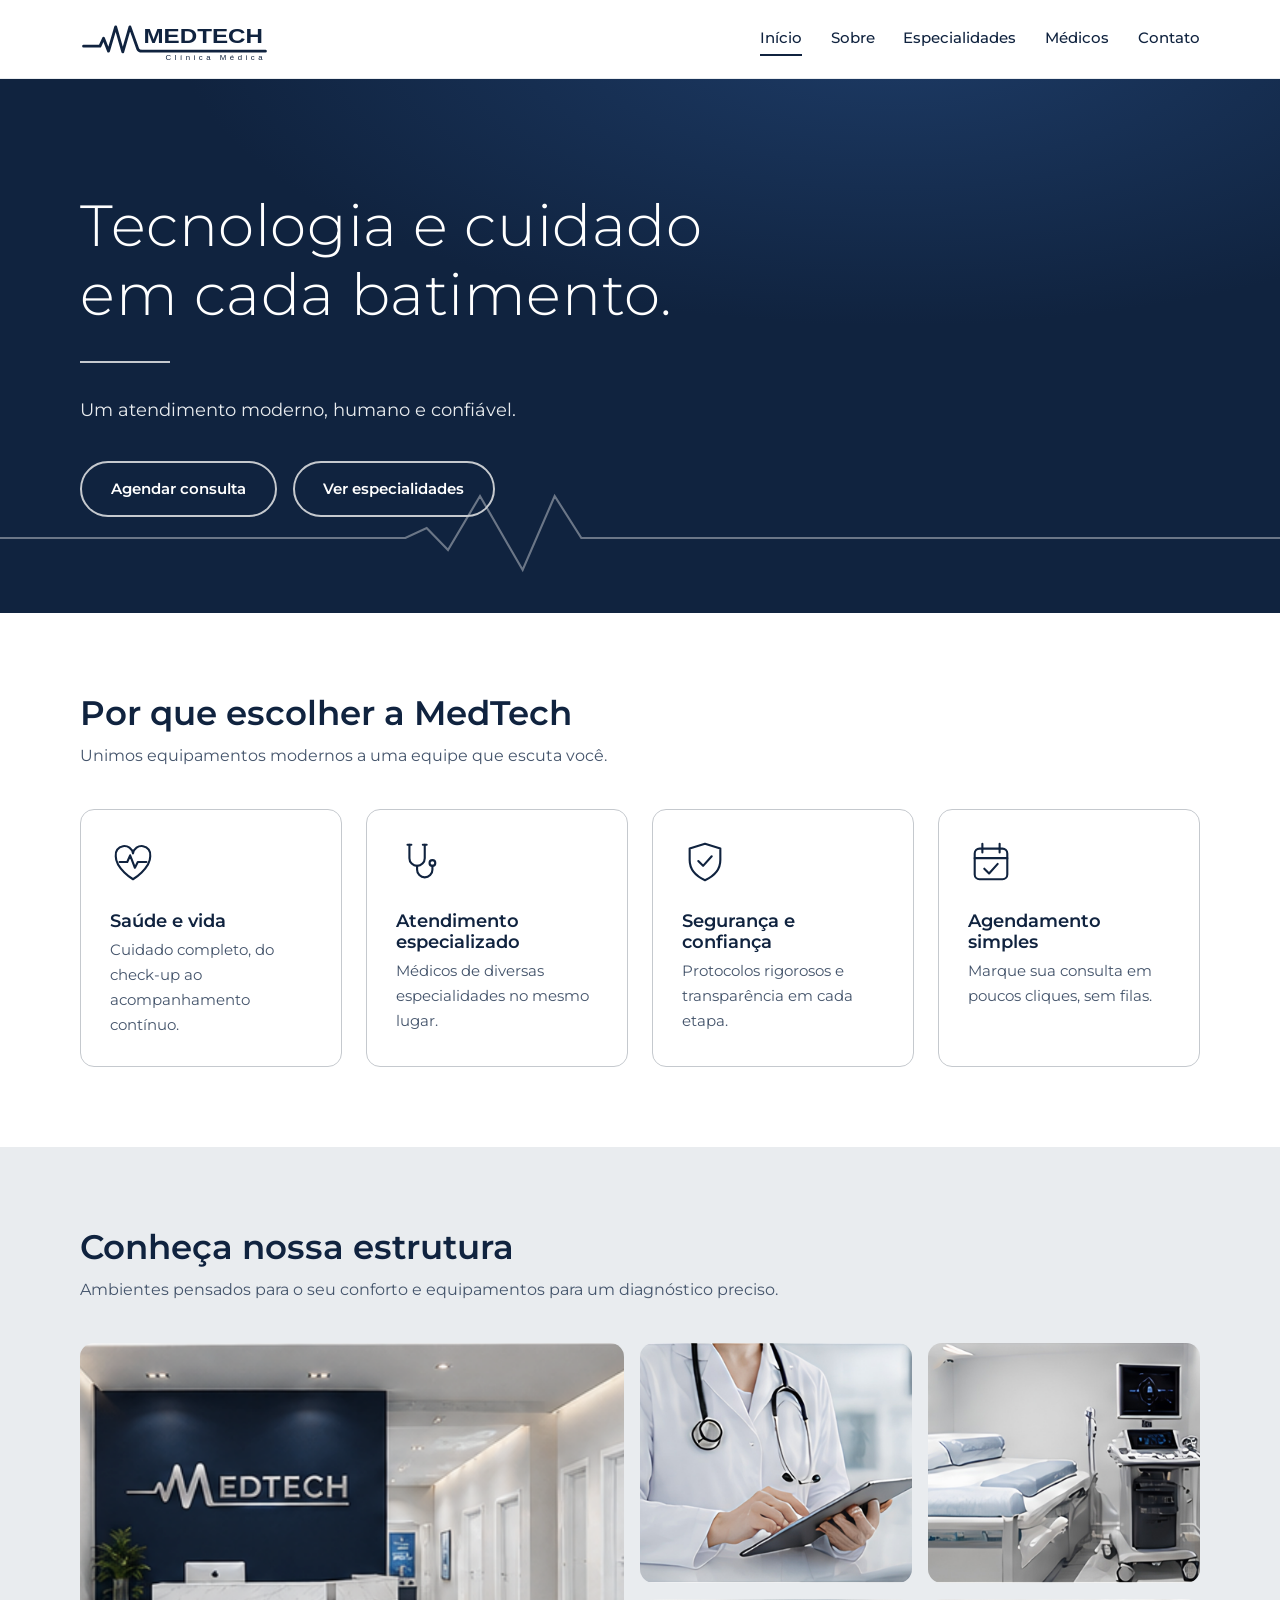
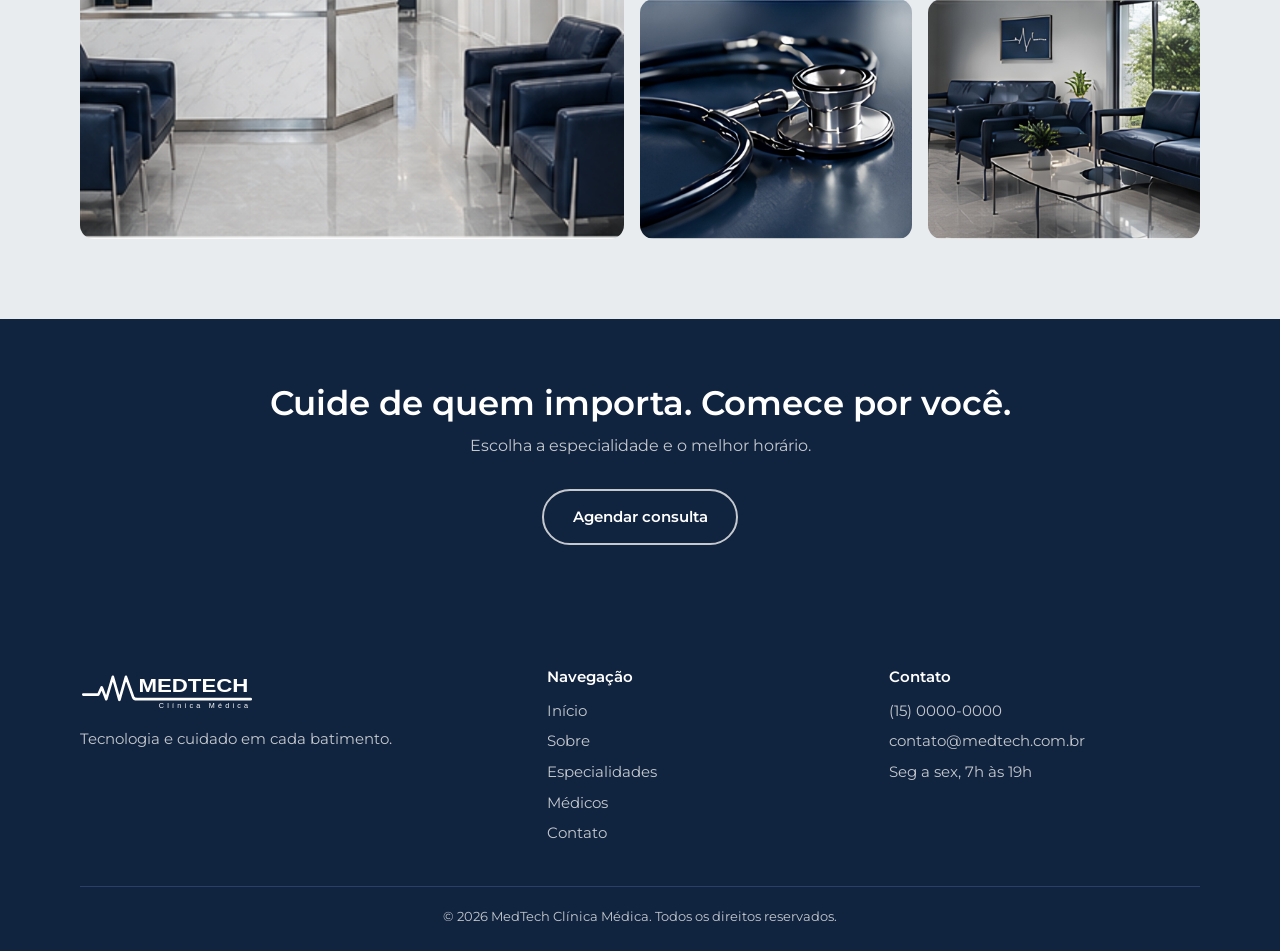
<file: index.html>
<!DOCTYPE html>
<html lang="pt-BR">
<head>
<meta charset="UTF-8">
<meta name="viewport" content="width=device-width, initial-scale=1">
<title>Início | MedTech Clínica Médica</title>
<meta name="description" content="Atendimento médico moderno, humano e confiável. Agende sua consulta na MedTech.">
<meta name="theme-color" content="#10233F">
<link rel="icon" href="static/img/logo.svg" type="image/svg+xml">
<link rel="preconnect" href="https://fonts.googleapis.com">
<link rel="preconnect" href="https://fonts.gstatic.com" crossorigin>
<link href="https://fonts.googleapis.com/css2?family=Montserrat:wght@300;400;500;600;700&display=swap" rel="stylesheet">
<link rel="stylesheet" href="static/css/style.css">
</head>
<body data-root="">
<header id="site-header"></header>
<main>
<section class="hero">
  <svg class="pulso" viewBox="0 0 1200 90" preserveAspectRatio="none" aria-hidden="true"><path d="M0 50H380L400 40L420 62L450 8L490 82L520 8L545 50H1200"/></svg>
  <div class="container">
    <h1>Tecnologia e cuidado<br>em cada batimento.</h1>
    <div class="linha"></div>
    <p>Um atendimento moderno, humano e confiável.</p>
    <div class="acoes">
      <a class="btn claro" href="templates/contato.html">Agendar consulta</a>
      <a class="btn claro" href="templates/especialidades.html">Ver especialidades</a>
    </div>
  </div>
</section>

<section class="secao">
  <div class="container">
    <div class="intro"><h2>Por que escolher a MedTech</h2><p>Unimos equipamentos modernos a uma equipe que escuta você.</p></div>
    <div class="grade">
      <article class="card" data-icone="heart"><h3>Saúde e vida</h3><p>Cuidado completo, do check-up ao acompanhamento contínuo.</p></article>
      <article class="card" data-icone="stetho"><h3>Atendimento especializado</h3><p>Médicos de diversas especialidades no mesmo lugar.</p></article>
      <article class="card" data-icone="shield"><h3>Segurança e confiança</h3><p>Protocolos rigorosos e transparência em cada etapa.</p></article>
      <article class="card" data-icone="calendar"><h3>Agendamento simples</h3><p>Marque sua consulta em poucos cliques, sem filas.</p></article>
    </div>
  </div>
</section>

<section class="secao cinza">
  <div class="container">
    <div class="intro"><h2>Conheça nossa estrutura</h2><p>Ambientes pensados para o seu conforto e equipamentos para um diagnóstico preciso.</p></div>
    <div class="galeria">
      <figure><img src="static/img/recepção.png" alt="Recepção da MedTech com balcão de mármore e poltronas azuis" loading="lazy"></figure>
      <figure><img src="static/img/médica.png" alt="Médica usando tablet durante atendimento" loading="lazy"></figure>
      <figure><img src="static/img/salaexame.png" alt="Sala de exames com aparelho de ultrassom" loading="lazy"></figure>
      <figure><img src="static/img/estetoscopio.png" alt="Estetoscópio sobre superfície azul-marinho" loading="lazy"></figure>
      <figure><img src="static/img/salaespera.png" alt="Sala de espera com sofás e poltronas" loading="lazy"></figure>
    </div>
  </div>
</section>

<section class="faixa">
  <div class="container">
    <h2>Cuide de quem importa. Comece por você.</h2>
    <p>Escolha a especialidade e o melhor horário.</p>
    <a class="btn claro" href="templates/contato.html">Agendar consulta</a>
  </div>
</section>
</main>
<footer id="site-footer"></footer>
<script src="static/js/main.js"></script>
</body>
</html>
</file>
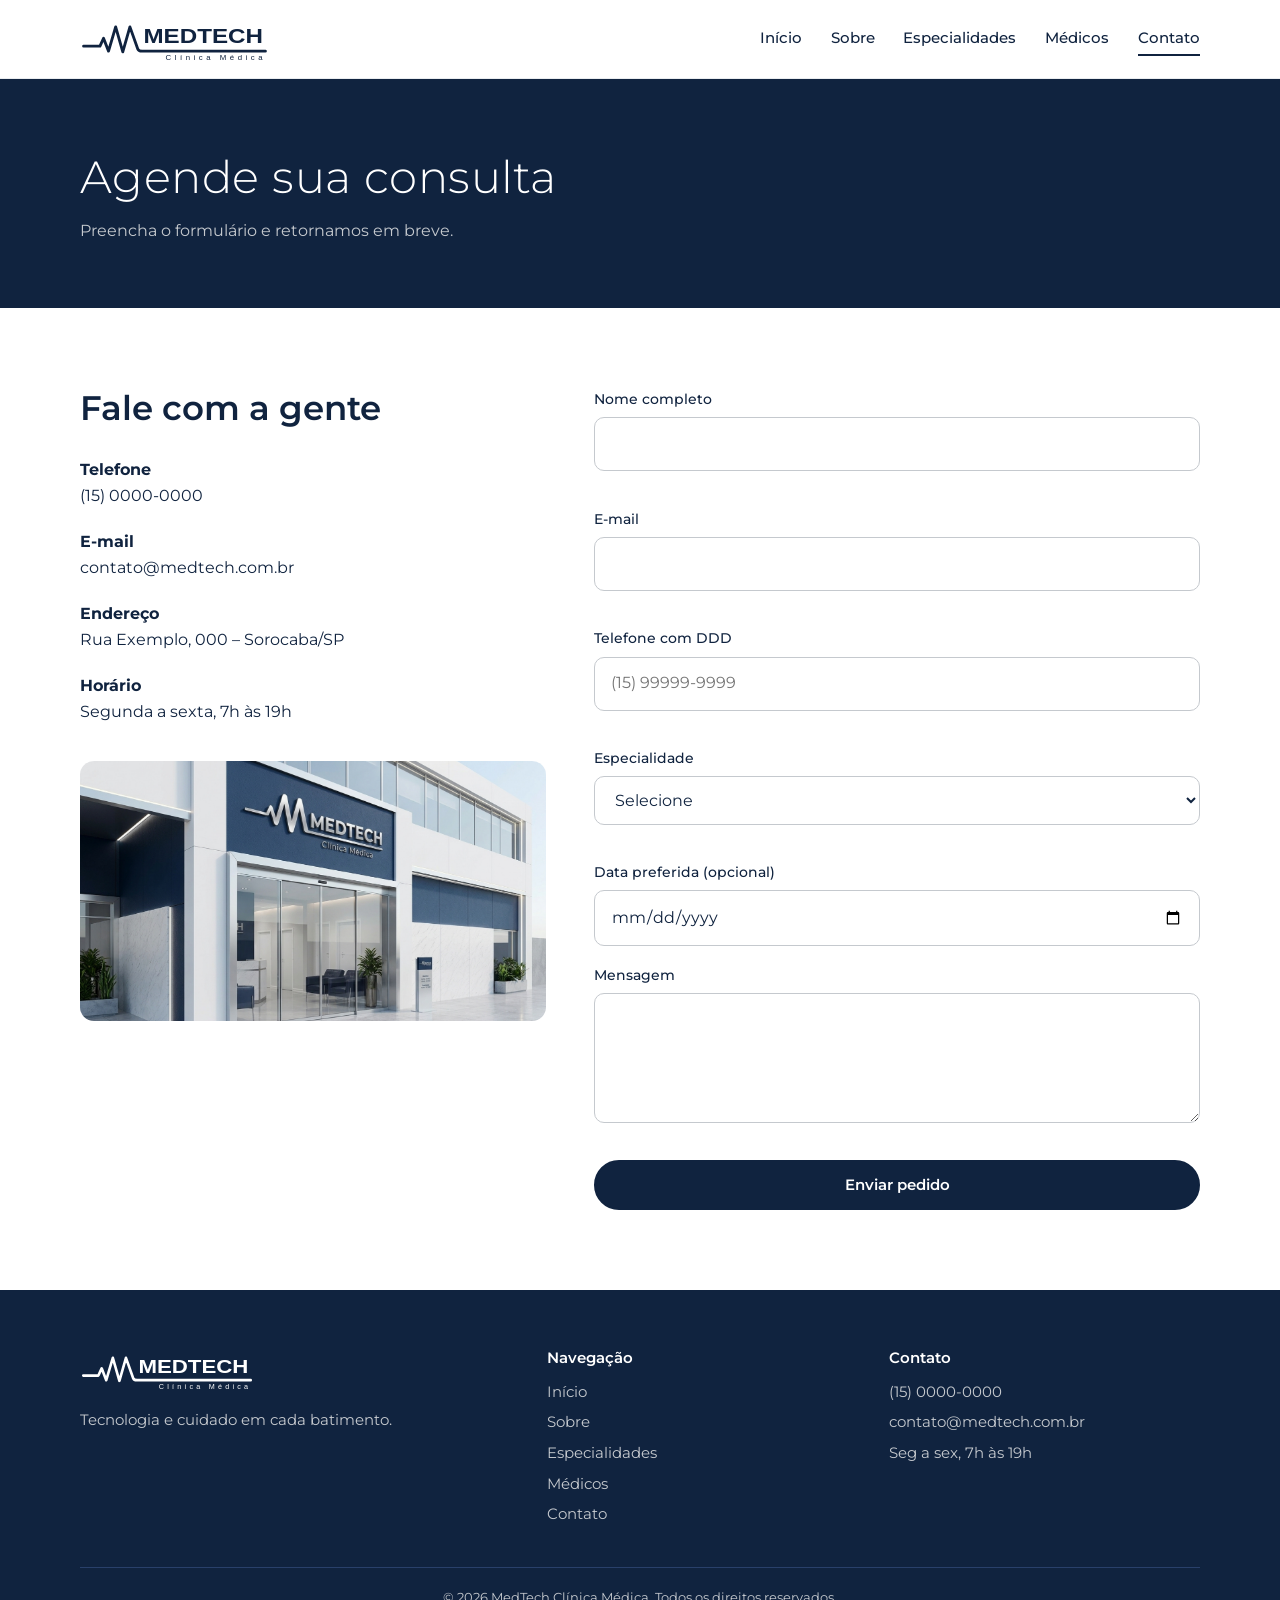
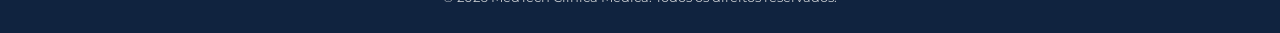
<file: templates/contato.html>
<!DOCTYPE html>
<html lang="pt-BR">
<head>
<meta charset="UTF-8">
<meta name="viewport" content="width=device-width, initial-scale=1">
<title>Contato | MedTech Clínica Médica</title>
<meta name="description" content="Agende sua consulta ou fale com a MedTech Clínica Médica.">
<meta name="theme-color" content="#10233F">
<link rel="icon" href="../static/img/logo.svg" type="image/svg+xml">
<link rel="preconnect" href="https://fonts.googleapis.com">
<link rel="preconnect" href="https://fonts.gstatic.com" crossorigin>
<link href="https://fonts.googleapis.com/css2?family=Montserrat:wght@300;400;500;600;700&display=swap" rel="stylesheet">
<link rel="stylesheet" href="../static/css/style.css">
</head>
<body data-root="../">
<header id="site-header"></header>
<main>
<section class="page-hero"><div class="container"><h1>Agende sua consulta</h1><p>Preencha o formulário e retornamos em breve.</p></div></section>
<section class="secao">
  <div class="container contato-grid">
    <div class="info">
      <h2>Fale com a gente</h2>
      <p><strong>Telefone</strong>(15) 0000-0000</p>
      <p><strong>E-mail</strong>contato@medtech.com.br</p>
      <p><strong>Endereço</strong>Rua Exemplo, 000 – Sorocaba/SP</p>
      <p><strong>Horário</strong>Segunda a sexta, 7h às 19h</p>
      <img class="foto" src="../static/img/fachada.png" alt="Sala de espera da MedTech" loading="lazy" style="margin-top:1rem;max-height:260px">
    </div>
    <div>
      <div id="retorno" class="retorno" role="status" aria-live="polite"></div>
      <form id="form-agendamento" novalidate>
        <div class="campo"><label for="nome">Nome completo</label><input id="nome" name="nome" autocomplete="name" required><span class="erro"></span></div>
        <div class="campo"><label for="email">E-mail</label><input id="email" name="email" type="email" autocomplete="email" required><span class="erro"></span></div>
        <div class="campo"><label for="telefone">Telefone com DDD</label><input id="telefone" name="telefone" type="tel" inputmode="numeric" autocomplete="tel" placeholder="(15) 99999-9999" required><span class="erro"></span></div>
        <div class="campo"><label for="especialidade">Especialidade</label>
          <select id="especialidade" name="especialidade" required>
            <option value="">Selecione</option><option>Cardiologia</option><option>Clínica geral</option><option>Dermatologia</option><option>Pediatria</option><option>Ginecologia</option><option>Ortopedia</option>
          </select><span class="erro"></span></div>
        <div class="campo"><label for="data">Data preferida (opcional)</label><input id="data" name="data" type="date"></div>
        <div class="campo"><label for="mensagem">Mensagem</label><textarea id="mensagem" name="mensagem" required></textarea><span class="erro"></span></div>
        <button class="btn" type="submit">Enviar pedido</button>
      </form>
    </div>
  </div>
</section>
</main>
<footer id="site-footer"></footer>
<script src="../static/js/main.js"></script>
<script src="../static/js/formulario.js"></script>
</body>
</html>
</file>
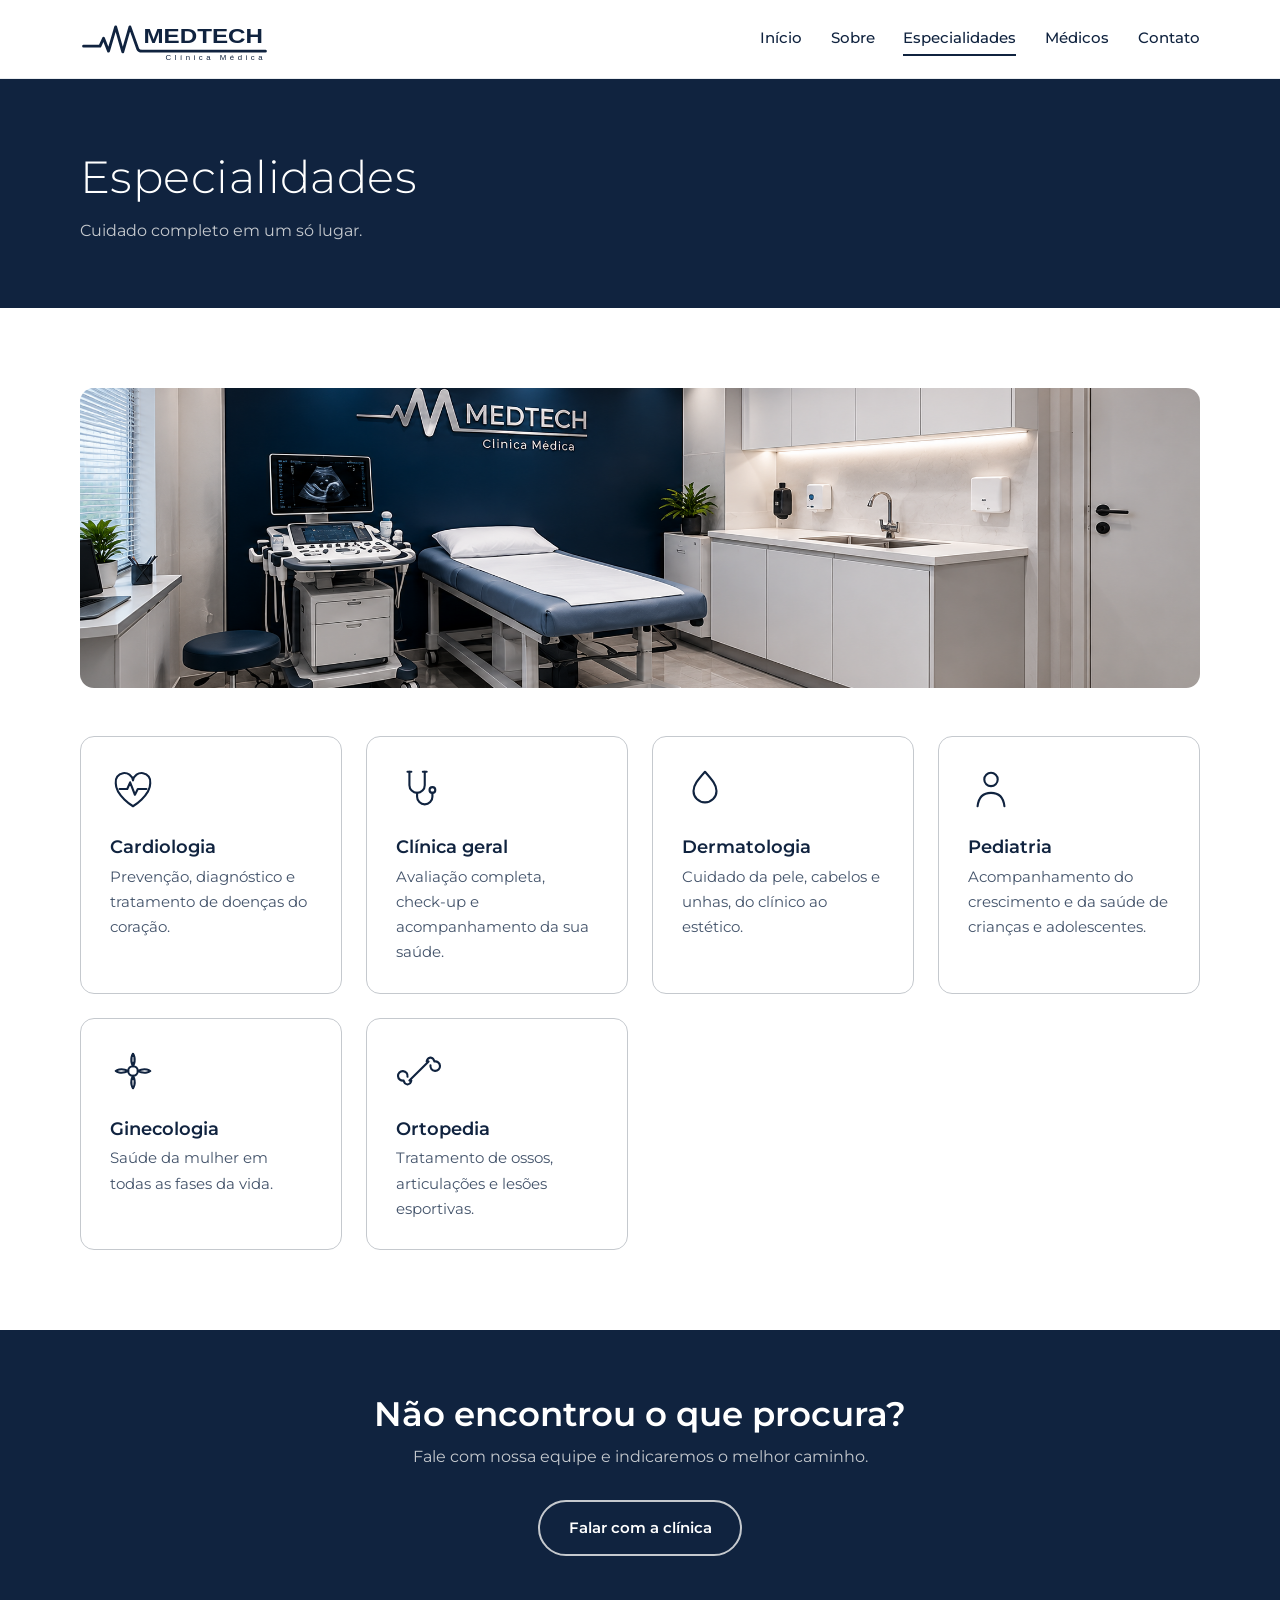
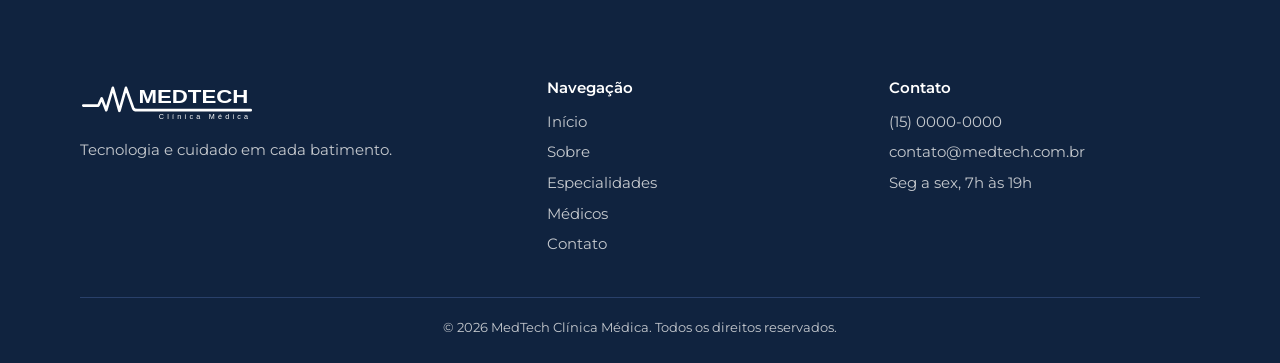
<file: templates/especialidades.html>
<!DOCTYPE html>
<html lang="pt-BR">
<head>
<meta charset="UTF-8">
<meta name="viewport" content="width=device-width, initial-scale=1">
<title>Especialidades | MedTech Clínica Médica</title>
<meta name="description" content="Conheça as especialidades médicas disponíveis na MedTech Clínica Médica.">
<meta name="theme-color" content="#10233F">
<link rel="icon" href="../static/img/logo.svg" type="image/svg+xml">
<link rel="preconnect" href="https://fonts.googleapis.com">
<link rel="preconnect" href="https://fonts.gstatic.com" crossorigin>
<link href="https://fonts.googleapis.com/css2?family=Montserrat:wght@300;400;500;600;700&display=swap" rel="stylesheet">
<link rel="stylesheet" href="../static/css/style.css">
</head>
<body data-root="../">
<header id="site-header"></header>
<main>
<section class="page-hero"><div class="container"><h1>Especialidades</h1><p>Cuidado completo em um só lugar.</p></div></section>
<section class="secao">
  <div class="container">
    <img class="foto banner-foto" src="../static/img/ultrassomsala.png" alt="Sala de exames com aparelho de ultrassom" loading="lazy">
    <div class="grade">
      <article class="card" data-icone="heart"><h3>Cardiologia</h3><p>Prevenção, diagnóstico e tratamento de doenças do coração.</p></article>
      <article class="card" data-icone="stetho"><h3>Clínica geral</h3><p>Avaliação completa, check-up e acompanhamento da sua saúde.</p></article>
      <article class="card" data-icone="skin"><h3>Dermatologia</h3><p>Cuidado da pele, cabelos e unhas, do clínico ao estético.</p></article>
      <article class="card" data-icone="child"><h3>Pediatria</h3><p>Acompanhamento do crescimento e da saúde de crianças e adolescentes.</p></article>
      <article class="card" data-icone="flower"><h3>Ginecologia</h3><p>Saúde da mulher em todas as fases da vida.</p></article>
      <article class="card" data-icone="bone"><h3>Ortopedia</h3><p>Tratamento de ossos, articulações e lesões esportivas.</p></article>
    </div>
  </div>
</section>
<section class="faixa"><div class="container"><h2>Não encontrou o que procura?</h2><p>Fale com nossa equipe e indicaremos o melhor caminho.</p><a class="btn claro" href="contato.html">Falar com a clínica</a></div></section>
</main>
<footer id="site-footer"></footer>
<script src="../static/js/main.js"></script>
</body>
</html>
</file>
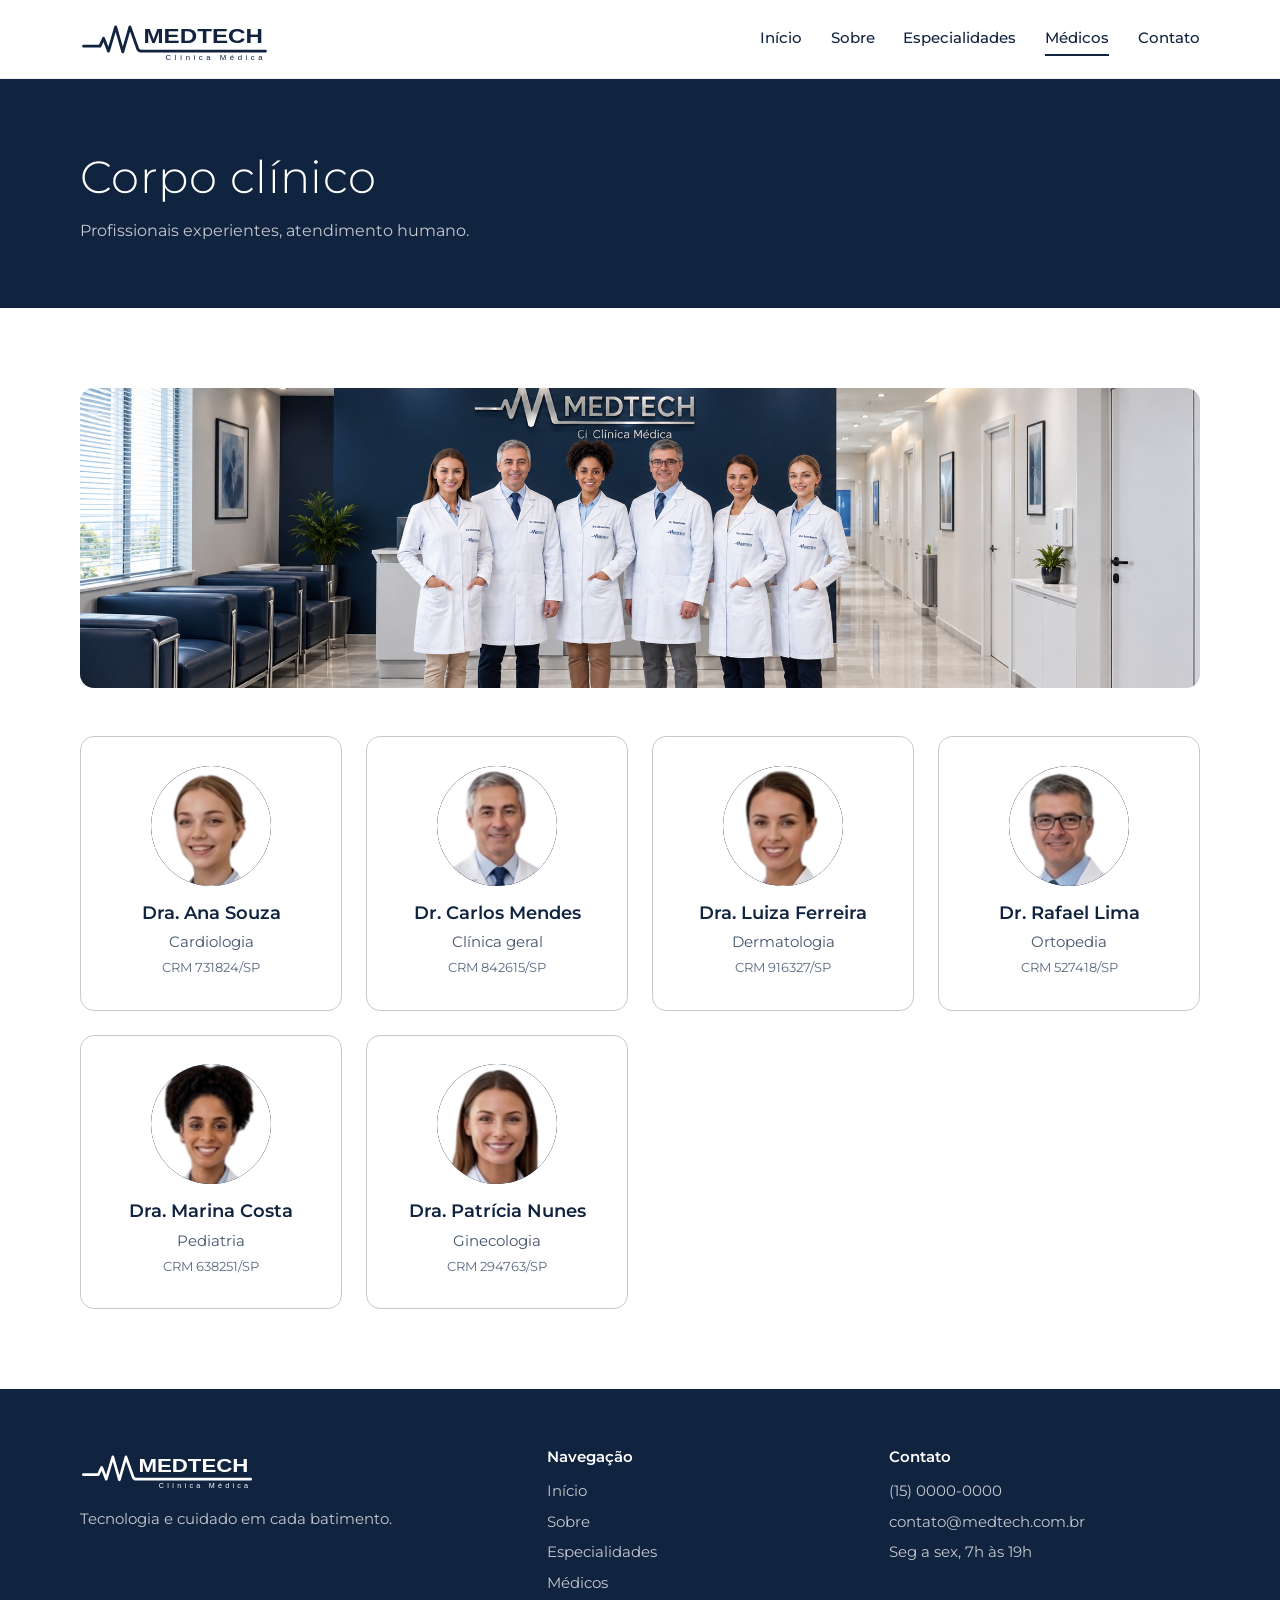
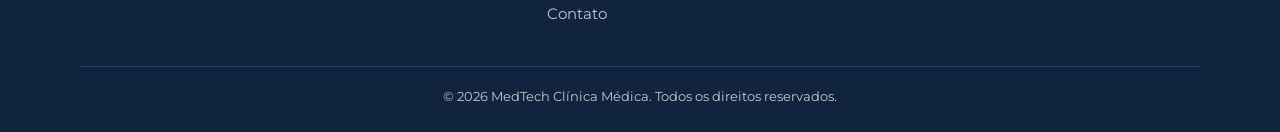
<file: templates/medicos.html>
<!DOCTYPE html>
<html lang="pt-BR">
<head>
<meta charset="UTF-8">
<meta name="viewport" content="width=device-width, initial-scale=1">
<title>Médicos | MedTech Clínica Médica</title>
<meta name="description" content="Conheça o corpo clínico da MedTech Clínica Médica.">
<meta name="theme-color" content="#10233F">
<link rel="icon" href="../static/img/logo.svg" type="image/svg+xml">
<link rel="preconnect" href="https://fonts.googleapis.com">
<link rel="preconnect" href="https://fonts.gstatic.com" crossorigin>
<link href="https://fonts.googleapis.com/css2?family=Montserrat:wght@300;400;500;600;700&display=swap" rel="stylesheet">
<link rel="stylesheet" href="../static/css/style.css">
</head>
<body data-root="../">
<header id="site-header"></header>
<main>
<section class="page-hero"><div class="container"><h1>Corpo clínico</h1><p>Profissionais experientes, atendimento humano.</p></div></section>
<section class="secao">
  <div class="container">
    <img class="foto banner-foto" src="../static/img/equipemedico.png" alt="Médica da MedTech usando tablet" loading="lazy" style="object-position:center 30%">
    <div class="grade">

      <article class="card medico">
        <div class="avatar">AS<img src="../static/img/draana.png" alt="Dra. Ana Souza" onerror="this.remove()"></div>
        <h3>Dra. Ana Souza</h3><p>Cardiologia</p><span class="crm">CRM 731824/SP</span>
      </article>

      <article class="card medico">
        <div class="avatar">CM<img src="../static/img/carlos.png" alt="Dr. Carlos Mendes" onerror="this.remove()"></div>
        <h3>Dr. Carlos Mendes</h3><p>Clínica geral</p><span class="crm">CRM 842615/SP</span>
      </article>

      <article class="card medico">
        <div class="avatar">LF<img src="../static/img/draluizaa.png" alt="Dra. Luiza Ferreira" onerror="this.remove()"></div>
        <h3>Dra. Luiza Ferreira</h3><p>Dermatologia</p><span class="crm">CRM 916327/SP</span>
      </article>

      <article class="card medico">
        <div class="avatar">RL<img src="../static/img/drrafael.png" alt="Dr. Rafael Lima" onerror="this.remove()"></div>
        <h3>Dr. Rafael Lima</h3><p>Ortopedia</p><span class="crm">CRM 527418/SP</span>
      </article>

      <article class="card medico">
        <div class="avatar">MC<img src="../static/img/dramarina.png" alt="Dra. Marina Costa" onerror="this.remove()"></div>
        <h3>Dra. Marina Costa</h3><p>Pediatria</p><span class="crm">CRM 638251/SP</span>
      </article>

      <article class="card medico">
        <div class="avatar">PN<img src="../static/img/drapatricia.png" alt="Dra. Patricia Nunes" onerror="this.remove()"></div>
        <h3>Dra. Patrícia Nunes</h3><p>Ginecologia</p><span class="crm">CRM 294763/SP</span>
      </article>

    </div>
  </div>
</section>
</main>
<footer id="site-footer"></footer>
<script src="../static/js/main.js"></script>
</body>
</html>
</file>
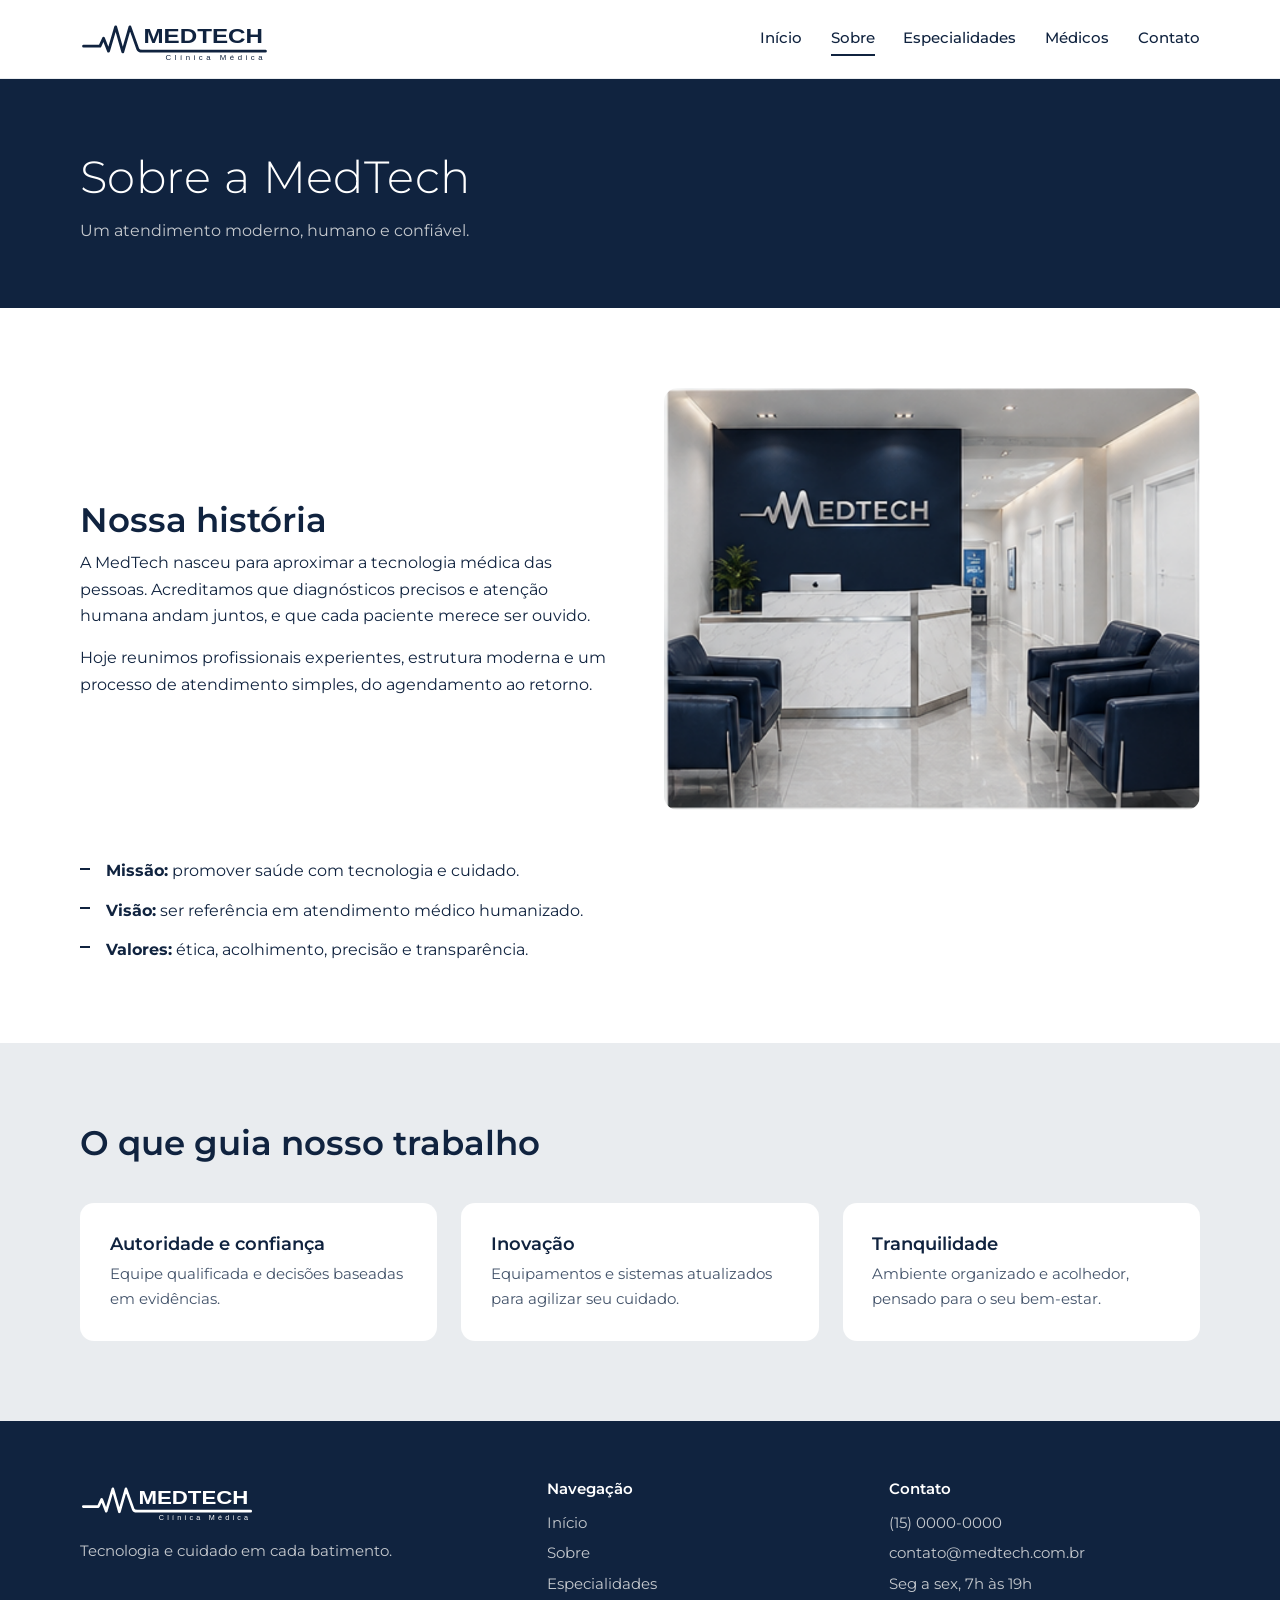
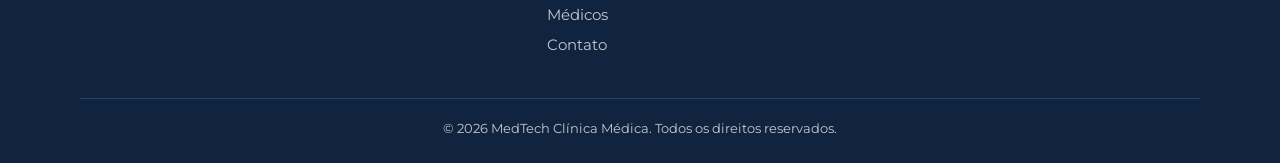
<file: templates/sobre.html>
<!DOCTYPE html>
<html lang="pt-BR">
<head>
<meta charset="UTF-8">
<meta name="viewport" content="width=device-width, initial-scale=1">
<title>Sobre | MedTech Clínica Médica</title>
<meta name="description" content="Conheça a história, a missão e os valores da MedTech Clínica Médica.">
<meta name="theme-color" content="#10233F">
<link rel="icon" href="../static/img/logo.svg" type="image/svg+xml">
<link rel="preconnect" href="https://fonts.googleapis.com">
<link rel="preconnect" href="https://fonts.gstatic.com" crossorigin>
<link href="https://fonts.googleapis.com/css2?family=Montserrat:wght@300;400;500;600;700&display=swap" rel="stylesheet">
<link rel="stylesheet" href="../static/css/style.css">
</head>
<body data-root="../">
<header id="site-header"></header>
<main>
<section class="page-hero"><div class="container"><h1>Sobre a MedTech</h1><p>Um atendimento moderno, humano e confiável.</p></div></section>
<section class="secao">
  <div class="container duas">
    <div>
      <h2>Nossa história</h2>
      <p>A MedTech nasceu para aproximar a tecnologia médica das pessoas. Acreditamos que diagnósticos precisos e atenção humana andam juntos, e que cada paciente merece ser ouvido.</p>
      <p style="margin-top:1rem">Hoje reunimos profissionais experientes, estrutura moderna e um processo de atendimento simples, do agendamento ao retorno.</p>
    </div>
    <img class="foto imagem-lateral" src="../static/img/recepção.png" alt="Recepção da MedTech" loading="lazy">
  </div>
  <div class="container" style="margin-top:3rem">
    <ul class="lista">
      <li><strong>Missão:</strong> promover saúde com tecnologia e cuidado.</li>
      <li><strong>Visão:</strong> ser referência em atendimento médico humanizado.</li>
      <li><strong>Valores:</strong> ética, acolhimento, precisão e transparência.</li>
    </ul>
  </div>
</section>
<section class="secao cinza">
  <div class="container">
    <div class="intro"><h2>O que guia nosso trabalho</h2></div>
    <div class="grade">
      <article class="card"><h3>Autoridade e confiança</h3><p>Equipe qualificada e decisões baseadas em evidências.</p></article>
      <article class="card"><h3>Inovação</h3><p>Equipamentos e sistemas atualizados para agilizar seu cuidado.</p></article>
      <article class="card"><h3>Tranquilidade</h3><p>Ambiente organizado e acolhedor, pensado para o seu bem-estar.</p></article>
    </div>
  </div>
</section>
</main>
<footer id="site-footer"></footer>
<script src="../static/js/main.js"></script>
</body>
</html>
</file>
<file: static/css/style.css>
:root{--navy:#10233F;--silver:#C5C9CE;--grey:#E9ECEF;--white:#FFFFFF;--navy-2:#18325a;--maxw:1120px}
*{box-sizing:border-box;margin:0;padding:0}
html{scroll-behavior:smooth}
body{font-family:'Montserrat',system-ui,sans-serif;color:var(--navy);background:var(--white);line-height:1.65;font-size:16px}
img{max-width:100%;display:block}
a{color:inherit}
:focus-visible{outline:3px solid var(--silver);outline-offset:3px}
.container{width:min(var(--maxw),92%);margin-inline:auto}
h1,h2,h3{line-height:1.2;font-weight:600}
h1{font-size:clamp(2rem,5vw,3.6rem);font-weight:300;letter-spacing:.01em}
h2{font-size:clamp(1.5rem,3vw,2.1rem);margin-bottom:.6rem}
h3{font-size:1.1rem;margin-bottom:.4rem}
p{max-width:68ch}

/* Cabeçalho */
.site-header{position:sticky;top:0;z-index:20;background:rgba(255,255,255,.96);backdrop-filter:blur(8px);border-bottom:1px solid var(--grey)}
.site-header .container{display:flex;align-items:center;justify-content:space-between;height:78px}
.site-header .logo img{height:50px;width:auto}
.nav{display:flex;gap:1.8rem;list-style:none}
.nav a{text-decoration:none;font-size:.92rem;font-weight:500;padding:.4rem 0;border-bottom:2px solid transparent;transition:border-color .2s}
.nav a:hover,.nav a.ativo{border-color:var(--navy)}
.menu-btn{display:none;background:none;border:1px solid var(--silver);border-radius:8px;padding:.5rem .7rem;font-size:1.1rem;color:var(--navy);cursor:pointer}

/* Botões */
.btn{display:inline-block;background:var(--navy);color:var(--white);padding:.85rem 1.8rem;border-radius:999px;font-weight:600;font-size:.95rem;text-decoration:none;border:2px solid var(--navy);cursor:pointer;font-family:inherit;transition:background .2s,color .2s}
.btn:hover{background:var(--navy-2)}
.btn.claro{background:transparent;color:var(--white);border-color:var(--silver)}
.btn.claro:hover{background:var(--white);color:var(--navy)}

/* Hero */
.hero{background:radial-gradient(1200px 500px at 70% -10%,#1d3b66 0,var(--navy) 60%);color:var(--white);padding:7rem 0 6rem;position:relative;overflow:hidden}
.hero .pulso{position:absolute;left:0;right:0;bottom:2.2rem;width:100%;height:90px;opacity:.5}
.hero .pulso path{fill:none;stroke:var(--silver);stroke-width:2;stroke-linecap:round;stroke-dasharray:1800;stroke-dashoffset:1800;animation:tracar 3.2s ease-out .3s forwards}
@keyframes tracar{to{stroke-dashoffset:0}}
.hero .linha{width:90px;height:2px;background:var(--silver);margin:2rem 0}
.hero p{color:var(--grey);font-size:1.15rem;margin-bottom:2.2rem}
.hero .acoes{display:flex;gap:1rem;flex-wrap:wrap;position:relative;z-index:1}
.hero .container{position:relative;z-index:1}
.page-hero{background:var(--navy);color:var(--white);padding:4.5rem 0 4rem}
.page-hero h1{font-size:clamp(1.8rem,4vw,2.8rem)}
.page-hero p{color:var(--silver);margin-top:.8rem}

/* Seções */
.secao{padding:5rem 0}
.secao.cinza{background:var(--grey)}
.secao .intro{margin-bottom:2.5rem}
.secao .intro p{color:#44546b}
.grade{display:grid;gap:1.5rem;grid-template-columns:repeat(auto-fit,minmax(230px,1fr))}
.card{background:var(--white);border:1px solid var(--silver);border-radius:14px;padding:1.8rem}
.cinza .card{border-color:transparent}
.card .icone{width:46px;height:46px;margin-bottom:1rem;stroke:var(--navy)}
.card p{font-size:.95rem;color:#44546b}
.faixa{background:var(--navy);color:var(--white);text-align:center;padding:4rem 0}
.faixa p{margin:.6rem auto 1.8rem;color:var(--silver)}
.duas{display:grid;gap:3rem;grid-template-columns:repeat(auto-fit,minmax(280px,1fr));align-items:center}
.lista{list-style:none;display:grid;gap:.8rem}
.lista li{padding-left:1.6rem;position:relative}
.lista li::before{content:"";position:absolute;left:0;top:.6em;width:10px;height:2px;background:var(--navy)}

/* Médicos */
.medico{text-align:center}
.avatar{width:120px;height:120px;border-radius:50%;margin:0 auto 1rem;background:var(--navy);color:var(--white);display:grid;place-items:center;font-size:1.8rem;font-weight:300;letter-spacing:.05em;position:relative;overflow:hidden}
.avatar img{position:absolute;inset:0;width:100%;height:100%;object-fit:cover;border-radius:50%}
.medico p{margin-inline:auto}
.medico .crm{font-size:.82rem;color:#5b6b82}

/* Contato e formulário */
.contato-grid{display:grid;gap:3rem;grid-template-columns:1fr 1.3fr}
.info{display:grid;gap:1.2rem;align-content:start}
.info strong{display:block}
form{display:grid;gap:1.1rem}
.campo{display:grid;gap:.35rem}
label{font-weight:500;font-size:.9rem}
input,select,textarea{font:inherit;padding:.8rem 1rem;border:1px solid var(--silver);border-radius:10px;background:var(--white);color:var(--navy);width:100%}
textarea{min-height:130px;resize:vertical}
input:focus,select:focus,textarea:focus{outline:2px solid var(--navy);border-color:var(--navy)}
.erro{color:#a4262c;font-size:.82rem;min-height:1em}
.campo.invalido input,.campo.invalido select,.campo.invalido textarea{border-color:#a4262c}
.retorno{padding:1rem 1.2rem;border-radius:10px;background:var(--grey);border-left:4px solid var(--navy);display:none;margin-bottom:1.2rem}
.retorno.ok{display:block}

/* Rodapé */
.site-footer{background:var(--navy);color:var(--silver);padding:3.5rem 0 1.5rem;font-size:.92rem}
.site-footer .topo{display:grid;gap:2rem;grid-template-columns:1.4fr 1fr 1fr;margin-bottom:2.5rem}
.site-footer img{height:46px;filter:brightness(0) invert(1);margin-bottom:1rem}
.site-footer h4{color:var(--white);margin-bottom:.6rem;font-weight:600}
.site-footer ul{list-style:none;display:grid;gap:.4rem}
.site-footer a{text-decoration:none}
.site-footer a:hover{color:var(--white)}
.site-footer .copy{border-top:1px solid #29406a;padding-top:1.2rem;text-align:center;font-size:.82rem;max-width:none}

/* Imagens */
.foto{width:100%;height:100%;object-fit:cover;border-radius:14px;display:block}
.galeria{display:grid;gap:1rem;grid-template-columns:2fr 1fr 1fr;grid-template-rows:240px 240px}
.galeria figure{margin:0;overflow:hidden;border-radius:14px;background:var(--grey)}
.galeria figure:first-child{grid-row:1 / span 2}
.galeria img{width:100%;height:100%;object-fit:cover;transition:transform .6s}
.galeria figure:hover img{transform:scale(1.04)}
.imagem-lateral{height:100%;min-height:320px}
.banner-foto{height:300px;margin-bottom:3rem}

@media(max-width:820px){
  .menu-btn{display:block}
  .nav{position:absolute;top:78px;left:0;right:0;background:var(--white);flex-direction:column;gap:0;padding:.5rem 4%;border-bottom:1px solid var(--grey);display:none}
  .nav.aberto{display:flex}
  .nav a{display:block;padding:.9rem 0}
  .contato-grid,.site-footer .topo{grid-template-columns:1fr}
  .hero{padding:4.5rem 0 5rem}
  .galeria{grid-template-columns:1fr 1fr;grid-template-rows:none;grid-auto-rows:180px}
  .galeria figure:first-child{grid-column:1 / -1;grid-row:auto;height:240px}
}
@media(prefers-reduced-motion:reduce){.hero .pulso path{animation:none;stroke-dashoffset:0}.galeria img{transition:none}html{scroll-behavior:auto}}
</file>
